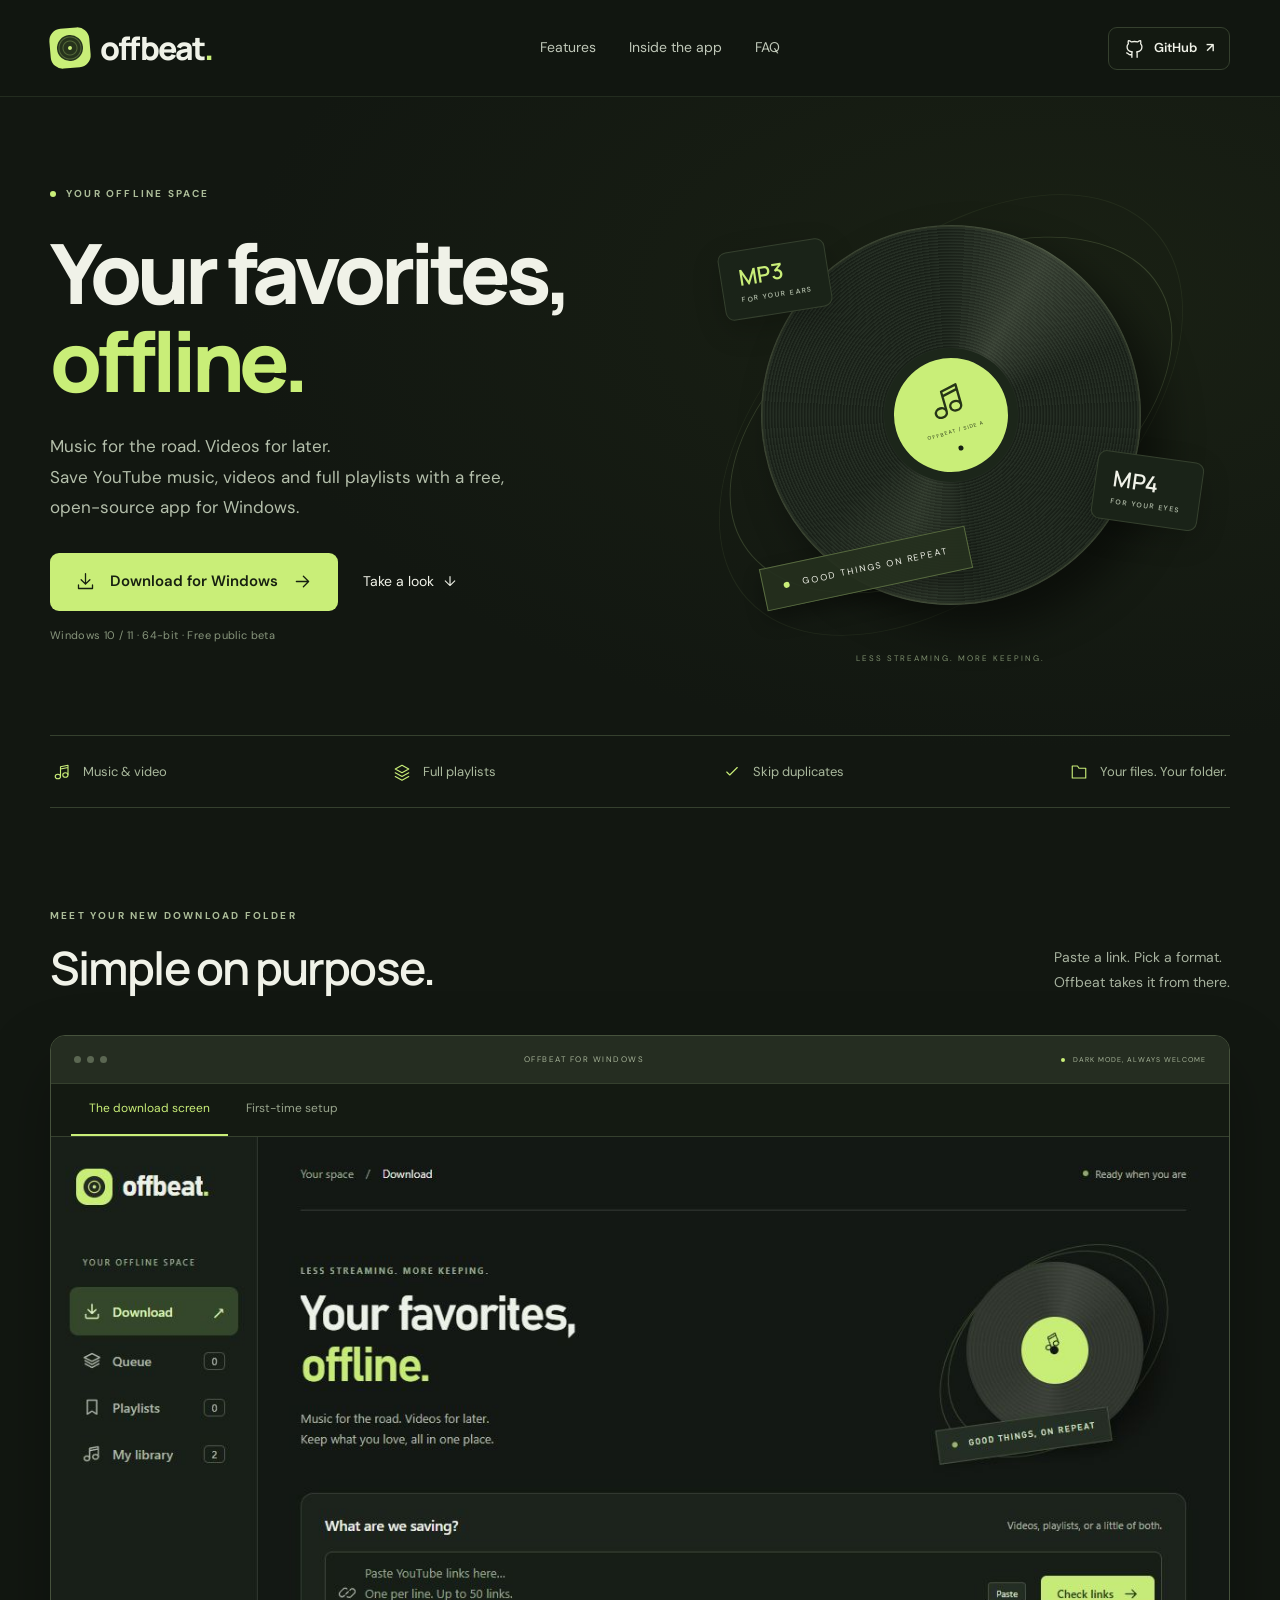
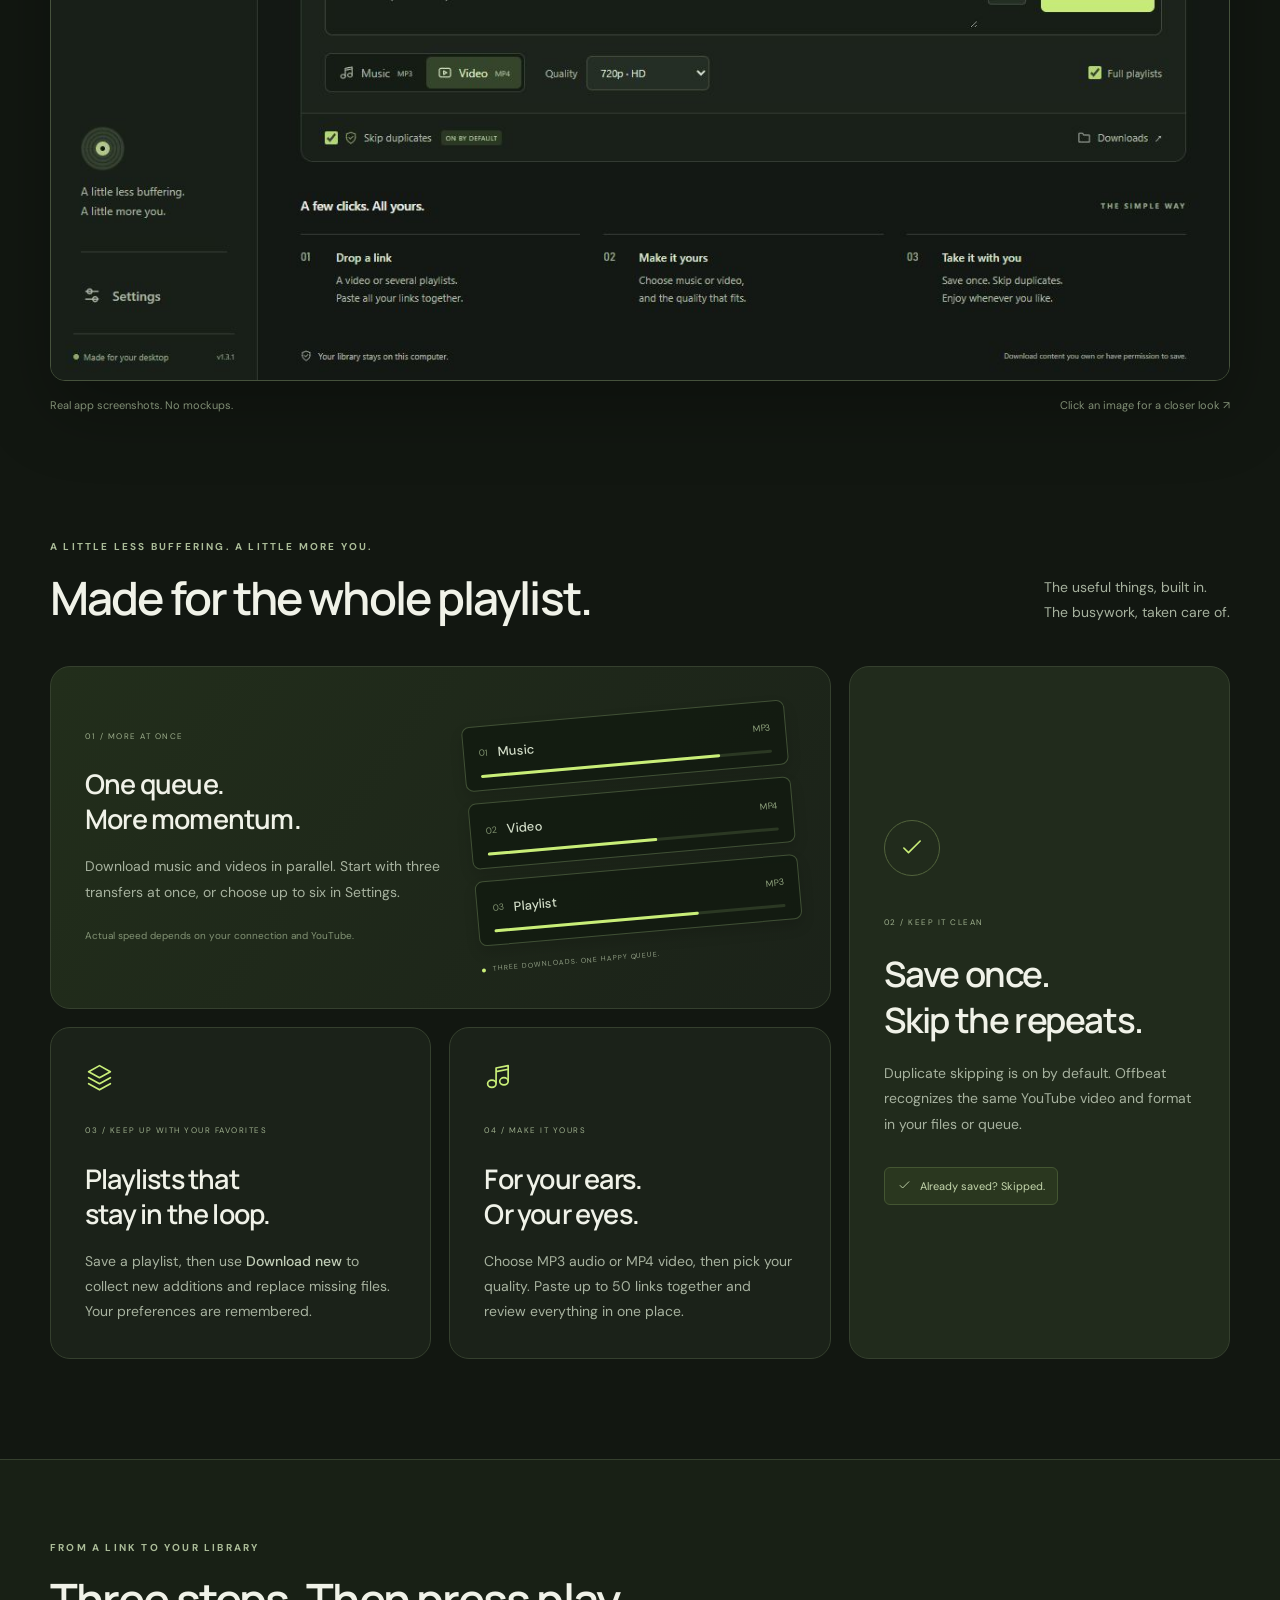
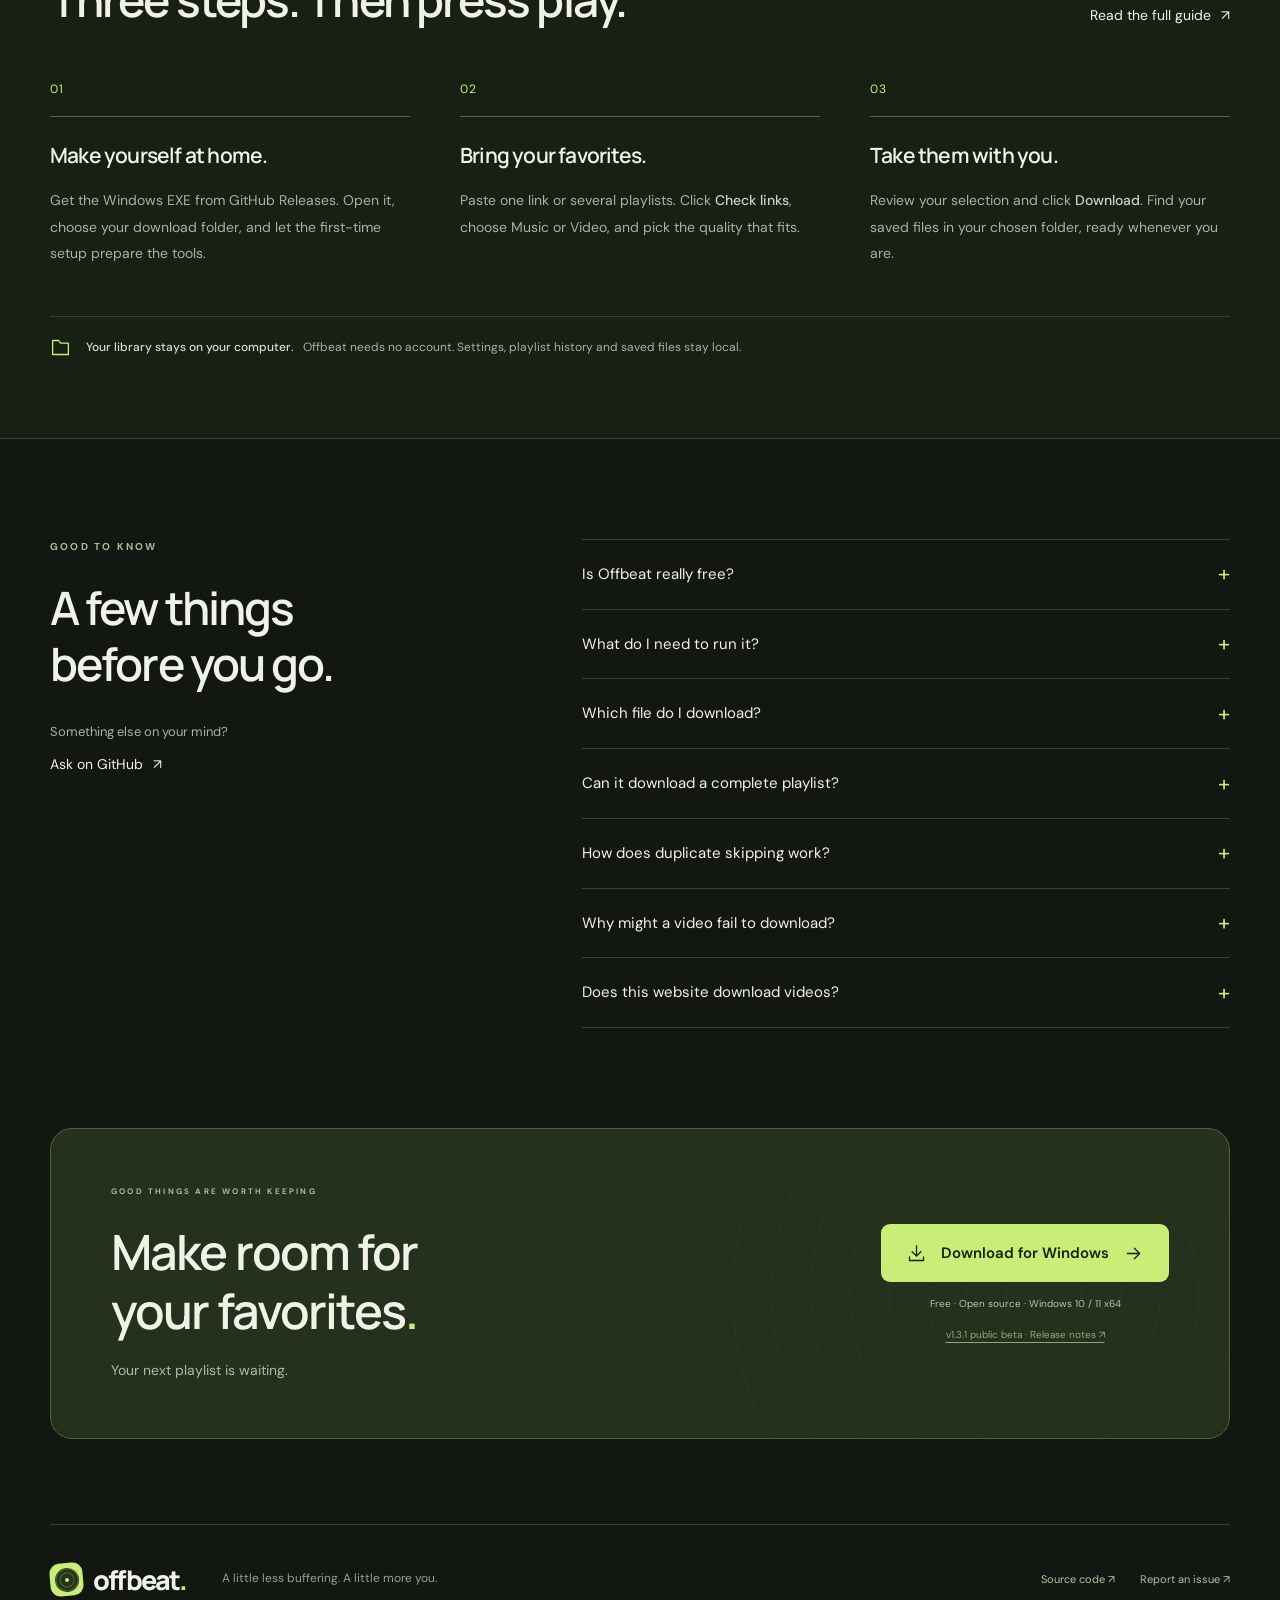
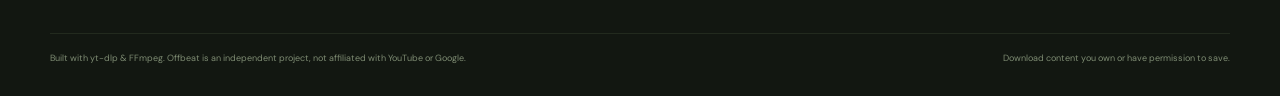
<file: docs/index.html>
<!doctype html>
<html lang="en">
<head>
  <meta charset="utf-8">
  <meta name="viewport" content="width=device-width, initial-scale=1">
  <meta name="color-scheme" content="dark">
  <meta name="theme-color" content="#121711">
  <title>Offbeat — Free YouTube Music & Video Downloader for Windows</title>
  <meta name="description" content="Save YouTube music, videos and full playlists with Offbeat, a free, open-source Windows downloader. MP3, MP4, parallel downloads and duplicate skipping.">
  <link rel="canonical" href="https://rafik-404.github.io/Offbeat-YouTube-Music-Video-Downloader/">
  <meta property="og:type" content="website">
  <meta property="og:site_name" content="Offbeat">
  <meta property="og:title" content="Offbeat — Your favorites, offline.">
  <meta property="og:description" content="A little less buffering. A little more you. Free YouTube music, video and playlist downloader for Windows.">
  <meta property="og:url" content="https://rafik-404.github.io/Offbeat-YouTube-Music-Video-Downloader/">
  <meta property="og:image" content="https://rafik-404.github.io/Offbeat-YouTube-Music-Video-Downloader/assets/social-preview.jpg">
  <meta property="og:image:alt" content="Offbeat. YouTube music and video. MP3, MP4 and playlists.">
  <meta name="twitter:card" content="summary_large_image">
  <link rel="icon" href="assets/favicon.svg" type="image/svg+xml">
  <link rel="stylesheet" href="assets/fonts.css">
  <link rel="stylesheet" href="style.css">
  <script src="script.js" defer></script>
  <script type="application/ld+json">
  {"@context":"https://schema.org","@type":"SoftwareApplication","name":"Offbeat","operatingSystem":"Windows 10, Windows 11 (64-bit)","applicationCategory":"MultimediaApplication","softwareVersion":"1.3.1-beta.1","description":"Free, open-source YouTube music, video and playlist downloader with parallel downloads and duplicate skipping.","offers":{"@type":"Offer","price":"0","priceCurrency":"USD"},"url":"https://rafik-404.github.io/Offbeat-YouTube-Music-Video-Downloader/","downloadUrl":"https://github.com/RAFIK-404/Offbeat-YouTube-Music-Video-Downloader/releases","license":"https://github.com/RAFIK-404/Offbeat-YouTube-Music-Video-Downloader/blob/main/LICENSE","screenshot":"https://rafik-404.github.io/Offbeat-YouTube-Music-Video-Downloader/assets/offbeat-download.png"}
  </script>
</head>
<body>
  <svg class="icon-defs" xmlns="http://www.w3.org/2000/svg" aria-hidden="true"><defs>
    <symbol id="i-arrow" viewBox="0 0 24 24"><path d="M5 12h14m-6-6 6 6-6 6"/></symbol>
    <symbol id="i-download" viewBox="0 0 24 24"><path d="M12 3v12m-5-5 5 5 5-5M4 16v4h16v-4"/></symbol>
    <symbol id="i-check" viewBox="0 0 24 24"><path d="m5 12 4 4L19 6"/></symbol>
    <symbol id="i-layers" viewBox="0 0 24 24"><path d="m3 8 9-5 9 5-9 5-9-5Zm0 5 9 5 9-5M3 18l9 5 9-5"/></symbol>
    <symbol id="i-music" viewBox="0 0 24 24"><path d="M10 17V5l10-2v12M10 8l10-2"/><ellipse cx="6.5" cy="18" rx="3.5" ry="3"/><ellipse cx="16.5" cy="16" rx="3.5" ry="3"/></symbol>
    <symbol id="i-folder" viewBox="0 0 24 24"><path d="M3 7V4h7l2 3h9v13H3V7Z"/></symbol>
    <symbol id="i-github" viewBox="0 0 24 24"><path d="M9 19c-4 1-4-2-6-2m12 5v-4c0-1 .1-1.5-.5-2 4-.5 6-2 6-6 0-1.5-.5-2.5-1.5-3.5.3-1 .3-2 0-3.5 0 0-1.5 0-3.5 1.5a12 12 0 0 0-7 0C6.5 3 5 3 5 3c-.4 1.5-.3 2.5 0 3.5C4 7.5 3.5 8.5 3.5 10c0 4 2 5.5 6 6-.6.5-.5 1-.5 2v4"/></symbol>
  </defs></svg>
  <a class="skip-link" href="#main">Skip to content</a>
  <header class="site-header">
    <div class="container nav">
      <a class="brand" href="#" aria-label="Offbeat home"><span class="brand-disc" aria-hidden="true"><span></span></span>offbeat<span class="brand-dot">.</span></a>
      <nav aria-label="Main navigation"><a href="#features">Features</a><a href="#inside">Inside the app</a><a href="#faq">FAQ</a></nav>
      <a class="button button-small button-outline" href="https://github.com/RAFIK-404/Offbeat-YouTube-Music-Video-Downloader" target="_blank" rel="noopener noreferrer"><svg class="icon"><use href="#i-github"/></svg><span>GitHub</span><span aria-hidden="true">↗</span></a>
    </div>
  </header>
  <main id="main">
    <section class="hero container" aria-labelledby="hero-title">
      <div class="hero-copy">
        <div class="eyebrow"><span class="status-dot"></span> YOUR OFFLINE SPACE</div>
        <h1 id="hero-title">Your favorites,<br><span>offline.</span></h1>
        <p class="hero-description">Music for the road. Videos for later.<br>Save YouTube music, videos and full playlists with a free, open-source app for Windows.</p>
        <div class="hero-actions"><a class="button button-primary" href="https://github.com/RAFIK-404/Offbeat-YouTube-Music-Video-Downloader/releases"><svg class="icon"><use href="#i-download"/></svg>Download for Windows<svg class="icon"><use href="#i-arrow"/></svg></a><a class="text-link" href="#inside">Take a look <span aria-hidden="true">↓</span></a></div>
        <p class="download-note">Windows 10 / 11 · 64-bit · Free public beta</p>
      </div>
      <div class="record-scene" aria-hidden="true">
        <span class="orbit orbit-one"></span><span class="orbit orbit-two"></span>
        <div class="record"><div class="record-shine"></div><div class="record-label"><svg class="music-mark" viewBox="0 0 24 24"><use href="#i-music"/></svg><span>OFFBEAT / SIDE A</span><i></i></div></div>
        <div class="record-sticker"><span class="status-dot"></span> GOOD THINGS ON REPEAT</div>
        <span class="format-tag tag-mp3">MP3<span>FOR YOUR EARS</span></span><span class="format-tag tag-mp4">MP4<span>FOR YOUR EYES</span></span>
        <span class="scene-caption">LESS STREAMING. MORE KEEPING.</span>
      </div>
    </section>
    <div class="container"><div class="format-strip"><span><svg class="icon"><use href="#i-music"/></svg>Music & video</span><span><svg class="icon"><use href="#i-layers"/></svg>Full playlists</span><span><svg class="icon"><use href="#i-check"/></svg>Skip duplicates</span><span><svg class="icon"><use href="#i-folder"/></svg>Your files. Your folder.</span></div></div>

    <section class="section container showcase" id="inside" aria-labelledby="inside-title">
      <div class="section-heading"><div><p class="eyebrow">MEET YOUR NEW DOWNLOAD FOLDER</p><h2 id="inside-title">Simple on purpose.</h2></div><p>Paste a link. Pick a format.<br> Offbeat takes it from there.</p></div>
      <div class="app-window">
        <div class="window-bar"><div class="window-dots" aria-hidden="true"><i></i><i></i><i></i></div><span>OFFBEAT FOR WINDOWS</span><span class="window-status"><span class="status-dot"></span> DARK MODE, ALWAYS WELCOME</span></div>
        <div class="screenshot-tabs" role="tablist" aria-label="App screenshots"><button type="button" id="tab-download" role="tab" aria-controls="panel-download" aria-selected="true" data-tab="download">The download screen</button><button type="button" id="tab-setup" role="tab" aria-controls="panel-setup" aria-selected="false" tabindex="-1" data-tab="setup">First-time setup</button></div>
        <div id="panel-download" role="tabpanel" aria-labelledby="tab-download"><a class="screenshot-link" href="assets/offbeat-download.png" target="_blank" rel="noopener" aria-label="Open full-size screenshot of the Offbeat download screen"><img src="assets/offbeat-download.png" width="1265" height="905" alt="Offbeat’s dark desktop app with YouTube link input, MP3 and MP4 choices, a full-playlist checkbox, and duplicate skipping enabled." fetchpriority="high"></a></div>
        <div id="panel-setup" role="tabpanel" aria-labelledby="tab-setup" hidden><a class="screenshot-link" href="assets/offbeat-setup.png" target="_blank" rel="noopener" aria-label="Open full-size screenshot of Offbeat’s first-time setup"><img src="assets/offbeat-setup.png" width="1265" height="905" alt="Offbeat’s first-time setup automatically downloads and verifies yt-dlp, Deno and FFmpeg. No Python installation is needed." loading="lazy"></a></div>
      </div>
      <div class="screenshot-caption"><span>Real app screenshots. No mockups.</span><span>Click an image for a closer look <span aria-hidden="true">↗</span></span></div>
    </section>

    <section class="section container" id="features" aria-labelledby="features-title">
      <div class="section-heading"><div><p class="eyebrow">A LITTLE LESS BUFFERING. A LITTLE MORE YOU.</p><h2 id="features-title">Made for the whole playlist.</h2></div><p>The useful things, built in.<br> The busywork, taken care of.</p></div>
      <div class="feature-grid">
        <article class="feature feature-wide"><div class="feature-copy"><span class="feature-number">01 / MORE AT ONCE</span><h3>One queue.<br>More momentum.</h3><p>Download music and videos in parallel. Start with three transfers at once, or choose up to six in Settings.</p><p class="fine-print">Actual speed depends on your connection and YouTube.</p></div><div class="queue-art" aria-hidden="true"><div><span>01</span><strong>Music</strong><small>MP3</small><i style="--progress:82%"></i></div><div><span>02</span><strong>Video</strong><small>MP4</small><i style="--progress:58%"></i></div><div><span>03</span><strong>Playlist</strong><small>MP3</small><i style="--progress:70%"></i></div><p><span class="status-dot"></span> THREE DOWNLOADS. ONE HAPPY QUEUE.</p></div></article>
        <article class="feature feature-duplicates"><svg class="feature-icon"><use href="#i-check"/></svg><span class="feature-number">02 / KEEP IT CLEAN</span><h3>Save once.<br>Skip the repeats.</h3><p>Duplicate skipping is on by default. Offbeat recognizes the same YouTube video and format in your files or queue.</p><span class="feature-pill"><svg class="icon"><use href="#i-check"/></svg>Already saved? Skipped.</span></article>
        <article class="feature"><svg class="feature-icon"><use href="#i-layers"/></svg><span class="feature-number">03 / KEEP UP WITH YOUR FAVORITES</span><h3>Playlists that<br>stay in the loop.</h3><p>Save a playlist, then use <strong>Download new</strong> to collect new additions and replace missing files. Your preferences are remembered.</p></article>
        <article class="feature"><svg class="feature-icon"><use href="#i-music"/></svg><span class="feature-number">04 / MAKE IT YOURS</span><h3>For your ears.<br>Or your eyes.</h3><p>Choose MP3 audio or MP4 video, then pick your quality. Paste up to 50 links together and review everything in one place.</p></article>
      </div>
    </section>

    <section class="section getting-started" id="get-started" aria-labelledby="start-title"><div class="container">
      <div class="section-heading"><div><p class="eyebrow">FROM A LINK TO YOUR LIBRARY</p><h2 id="start-title">Three steps. Then press play.</h2></div><a class="text-link" href="https://github.com/RAFIK-404/Offbeat-YouTube-Music-Video-Downloader/blob/main/docs/USAGE.md" target="_blank" rel="noopener noreferrer">Read the full guide <span aria-hidden="true">↗</span></a></div>
      <div class="steps"><article><span class="step-number">01</span><h3>Make yourself at home.</h3><p>Get the Windows EXE from GitHub Releases. Open it, choose your download folder, and let the first-time setup prepare the tools.</p></article><article><span class="step-number">02</span><h3>Bring your favorites.</h3><p>Paste one link or several playlists. Click <strong>Check links</strong>, choose Music or Video, and pick the quality that fits.</p></article><article><span class="step-number">03</span><h3>Take them with you.</h3><p>Review your selection and click <strong>Download</strong>. Find your saved files in your chosen folder, ready whenever you are.</p></article></div>
      <div class="local-note"><svg class="icon"><use href="#i-folder"/></svg><p><strong>Your library stays on your computer.</strong> Offbeat needs no account. Settings, playlist history and saved files stay local.</p></div>
    </div></section>

    <section class="section container faq-section" id="faq" aria-labelledby="faq-title"><div class="faq-heading"><p class="eyebrow">GOOD TO KNOW</p><h2 id="faq-title">A few things<br> before you go.</h2><p>Something else on your mind?</p><a class="text-link" href="https://github.com/RAFIK-404/Offbeat-YouTube-Music-Video-Downloader/issues/new/choose" target="_blank" rel="noopener noreferrer">Ask on GitHub <span aria-hidden="true">↗</span></a></div><div class="faq-list">
      <details><summary>Is Offbeat really free?<span aria-hidden="true">+</span></summary><p>Yes. Offbeat is free and open source under the MIT License. The Windows app has no subscription or account requirement. You can also inspect the source code on GitHub.</p></details>
      <details><summary>What do I need to run it?<span aria-hidden="true">+</span></summary><p>A 64-bit Windows 10 or Windows 11 computer, an internet connection, and Microsoft Edge WebView2 Runtime. You do not need to install Python or use a terminal. First-time setup downloads the required tools from their official releases.</p></details>
      <details><summary>Which file do I download?<span aria-hidden="true">+</span></summary><p>Open <a href="https://github.com/RAFIK-404/Offbeat-YouTube-Music-Video-Downloader/releases">GitHub Releases</a>, expand <strong>Assets</strong>, and choose <strong>Offbeat-1.3.1-Windows-x64.exe</strong> for the current public beta. The source-code ZIP is for developers. The EXE is unsigned, so Windows may show an unfamiliar-app warning.</p></details>
      <details><summary>Can it download a complete playlist?<span aria-hidden="true">+</span></summary><p>Yes. Paste the playlist link, keep <strong>Full playlist</strong> checked, and choose MP3 or MP4. Offbeat can process several items at once. A failed item does not stop the remaining downloads.</p></details>
      <details><summary>How does duplicate skipping work?<span aria-hidden="true">+</span></summary><p>Offbeat checks the YouTube video ID and media type against your saved files and queue. Saving an MP3 still lets you save an MP4 of the same video. Different uploads of the same song count as separate videos; Offbeat does not compare audio fingerprints.</p></details>
      <details><summary>Why might a video fail to download?<span aria-hidden="true">+</span></summary><p>Private, removed, region-restricted, sign-in-required or bot-challenged videos may be unavailable. YouTube changes can also affect downloads. Try the in-app yt-dlp update check, or see the <a href="https://github.com/RAFIK-404/Offbeat-YouTube-Music-Video-Downloader/blob/main/docs/TROUBLESHOOTING.md" target="_blank" rel="noopener noreferrer">troubleshooting guide</a>.</p></details>
      <details><summary>Does this website download videos?<span aria-hidden="true">+</span></summary><p>This is the home of the Offbeat Windows app. Downloads and conversion happen on your computer after you open the app. macOS and Linux builds are not currently available.</p></details>
    </div></section>

    <section class="container final-section" aria-labelledby="final-title"><div class="download-panel"><div><p class="eyebrow">GOOD THINGS ARE WORTH KEEPING</p><h2 id="final-title">Make room for<br>your favorites<span>.</span></h2><p>Your next playlist is waiting.</p></div><div class="final-actions"><a class="button button-primary" href="https://github.com/RAFIK-404/Offbeat-YouTube-Music-Video-Downloader/releases"><svg class="icon"><use href="#i-download"/></svg>Download for Windows<svg class="icon"><use href="#i-arrow"/></svg></a><span>Free · Open source · Windows 10 / 11 x64</span><a href="https://github.com/RAFIK-404/Offbeat-YouTube-Music-Video-Downloader/releases/tag/v1.3.1-beta.1">v1.3.1 public beta · Release notes ↗</a></div></div></section>
  </main>
  <footer class="container footer"><div class="footer-top"><a class="brand" href="#" aria-label="Offbeat home"><span class="brand-disc" aria-hidden="true"><span></span></span>offbeat<span class="brand-dot">.</span></a><p>A little less buffering. A little more you.</p><div><a href="https://github.com/RAFIK-404/Offbeat-YouTube-Music-Video-Downloader" target="_blank" rel="noopener noreferrer">Source code ↗</a><a href="https://github.com/RAFIK-404/Offbeat-YouTube-Music-Video-Downloader/issues/new/choose" target="_blank" rel="noopener noreferrer">Report an issue ↗</a></div></div><div class="footer-bottom"><p>Built with yt-dlp & FFmpeg. Offbeat is an independent project, not affiliated with YouTube or Google.</p><p>Download content you own or have permission to save.</p></div></footer>
</body>
</html>
</file>
<file: docs/assets/fonts.css>
@font-face {
  font-family: 'DM Sans';
  font-style: normal;
  font-weight: 400;
  font-display: swap;
  src: url(font-0.ttf) format('truetype');
}
@font-face {
  font-family: 'DM Sans';
  font-style: normal;
  font-weight: 500;
  font-display: swap;
  src: url(font-1.ttf) format('truetype');
}
@font-face {
  font-family: 'DM Sans';
  font-style: normal;
  font-weight: 600;
  font-display: swap;
  src: url(font-2.ttf) format('truetype');
}
@font-face {
  font-family: 'DM Sans';
  font-style: normal;
  font-weight: 700;
  font-display: swap;
  src: url(font-3.ttf) format('truetype');
}
@font-face {
  font-family: 'Manrope';
  font-style: normal;
  font-weight: 400;
  font-display: swap;
  src: url(font-4.ttf) format('truetype');
}
@font-face {
  font-family: 'Manrope';
  font-style: normal;
  font-weight: 500;
  font-display: swap;
  src: url(font-5.ttf) format('truetype');
}
@font-face {
  font-family: 'Manrope';
  font-style: normal;
  font-weight: 600;
  font-display: swap;
  src: url(font-6.ttf) format('truetype');
}
@font-face {
  font-family: 'Manrope';
  font-style: normal;
  font-weight: 700;
  font-display: swap;
  src: url(font-7.ttf) format('truetype');
}
@font-face {
  font-family: 'Manrope';
  font-style: normal;
  font-weight: 800;
  font-display: swap;
  src: url(font-8.ttf) format('truetype');
}
</file>
<file: docs/style.css>
:root{--bg:#121711;--panel:#1b2219;--panel-light:#242e20;--ink:#f0f2e8;--muted:#a7b29f;--lime:#c9ee78;--line:#35402e;--radius:20px;--display:'Manrope',sans-serif;--body:'DM Sans',sans-serif;color-scheme:dark}
*{box-sizing:border-box}html{scroll-behavior:smooth;scroll-padding-top:108px}body{margin:0;background:var(--bg);color:var(--ink);font-family:var(--body);font-size:16px;line-height:1.65;-webkit-font-smoothing:antialiased}body::before{content:'';position:absolute;top:0;left:0;width:100%;height:880px;background:radial-gradient(ellipse at 82% 34%,#29341a55,transparent 55%);pointer-events:none;z-index:-1}a{color:inherit;text-decoration:none}button{font:inherit}img{display:block;max-width:100%;height:auto}svg.icon{width:21px;height:21px;fill:none;stroke:currentColor;stroke-width:1.5;stroke-linecap:round;stroke-linejoin:round;flex-shrink:0}.icon-defs{position:absolute;width:0;height:0;overflow:hidden}.container{width:min(1180px,calc(100% - 96px));margin-inline:auto}.skip-link{position:fixed;top:10px;left:10px;z-index:100;background:var(--lime);color:var(--bg);padding:12px;transform:translateY(-160%)}.skip-link:focus{transform:none}a:focus-visible,button:focus-visible,summary:focus-visible{outline:2px solid var(--lime);outline-offset:6px}::selection{background:var(--lime);color:var(--bg)}
.site-header{position:sticky;top:0;background:#121711ef;border-bottom:1px solid #35402e88;backdrop-filter:blur(16px);z-index:20}.nav{height:96px;display:flex;align-items:center;justify-content:space-between;gap:24px}.brand{display:inline-flex;align-items:center;font-family:var(--display);font-size:32px;font-weight:800;letter-spacing:-1.8px;line-height:1}.brand-dot{color:var(--lime)}.brand-disc{display:grid;place-items:center;width:40px;height:40px;background:var(--lime);border-radius:12px;margin-right:10px;transform:rotate(-5deg)}.brand-disc>span{width:26px;height:26px;border-radius:50%;background:repeating-radial-gradient(circle,#26331c 0 2px,#536738 3px,#26331c 4px);position:relative}.brand-disc>span::after{content:'';position:absolute;inset:9px;background:var(--lime);border-radius:50%;border:2px solid #26331c}.nav nav{display:flex;gap:33px;font-size:14px;color:#c0c8b9}.nav nav a:hover{color:var(--lime)}.button{display:inline-flex;gap:14px;align-items:center;justify-content:center;font-size:15px;font-weight:600;line-height:1.4;min-height:58px;padding:17px 24px;border-radius:9px;border:1px solid transparent;transition:transform .2s,background .2s,color .2s}.button:hover{transform:translateY(-2px)}.button-primary{background:var(--lime);color:#172010;box-shadow:0 0 0 0 #c9ee7800}.button-primary:hover{background:#d9ff8d;box-shadow:0 8px 25px #0002}.button-small{min-height:40px;padding:10px 15px;font-size:13px;gap:9px}.button-outline{border-color:var(--line);background:#1b221944}.button-outline:hover{background:var(--panel-light)}
.hero{display:grid;grid-template-columns:1.2fr 1fr;align-items:center;gap:16px;min-height:630px;padding-top:68px;padding-bottom:70px}.eyebrow{font-size:10px;letter-spacing:2.2px;font-weight:700;color:#abbc98;margin:0 0 25px;display:flex;align-items:center;gap:10px}.status-dot{width:6px;height:6px;border-radius:50%;background:var(--lime);display:inline-block;flex-shrink:0}.hero h1{font-family:var(--display);font-weight:800;font-size:clamp(62px,6.5vw,86px);letter-spacing:-5px;line-height:1.06;margin:0 0 27px}.hero h1 span{color:var(--lime)}.hero-description{color:#b4bfab;font-size:17px;line-height:1.8;max-width:455px;margin-bottom:30px}.hero-actions{display:flex;align-items:center;gap:25px}.text-link{display:inline-flex;align-items:center;gap:10px;font-size:14px;white-space:nowrap}.text-link:hover{color:var(--lime)}.download-note{font-size:11px;color:#87957c;margin:15px 0 0;letter-spacing:.35px}.record-scene{position:relative;aspect-ratio:1;width:100%;max-width:500px;isolation:isolate}.record{position:absolute;inset:12%;border-radius:50%;background:repeating-radial-gradient(circle at center,#252e24 0 1px,#192018 2px 3px);box-shadow:14px 26px 42px #0007,inset 0 0 1px 2px #68765355;transform:rotate(-16deg);overflow:hidden}.record-shine{position:absolute;inset:0;border-radius:50%;background:conic-gradient(from 15deg,transparent,#bbc8a82b 32deg,transparent 68deg,transparent 170deg,#a4b68f20 200deg,transparent 230deg)}.record-label{position:absolute;inset:35%;border-radius:50%;background:var(--lime);color:#263517;display:flex;flex-direction:column;align-items:center;justify-content:center;box-shadow:0 0 0 10px #1c261a}.record-label .music-mark{width:38px;height:38px;fill:none;stroke:currentColor;stroke-width:1.5;stroke-linecap:round;stroke-linejoin:round;margin-top:4px}.record-label>span{font-size:5px;letter-spacing:1.1px;margin-top:8px}.record-label>i{width:5px;height:5px;background:#162013;border-radius:50%;margin-top:10px}.orbit{position:absolute;inset:5% 1%;border:1px solid #71855659;border-radius:50%;transform:rotate(-32deg) scaleY(.64);z-index:-1}.orbit-two{inset:1% -5%;transform:rotate(-42deg) scaleY(.67);border-color:#71855622}.record-sticker{position:absolute;bottom:15%;left:12%;transform:rotate(-12deg);border:1px solid #596c40;padding:13px 20px;background:#242f1eea;font-size:9px;letter-spacing:2px;box-shadow:0 10px 20px #0005;display:flex;gap:13px;align-items:center;white-space:nowrap}.format-tag{position:absolute;border:1px solid var(--line);background:#1a2318;padding:13px 17px;border-radius:9px;font-size:22px;font-family:var(--display);font-weight:600;box-shadow:0 10px 30px #0003;line-height:1.2}.format-tag>span{display:block;font-size:7px;letter-spacing:1.5px;color:var(--muted);margin-top:6px;font-family:var(--body)}.tag-mp3{top:16%;left:4%;transform:rotate(-9deg);color:var(--lime)}.tag-mp4{right:0;bottom:28%;transform:rotate(8deg)}.scene-caption{position:absolute;bottom:0;left:0;right:0;text-align:center;color:#7e8f6e;font-size:8px;letter-spacing:2px}.format-strip{display:flex;align-items:center;justify-content:space-between;border-block:1px solid var(--line);padding:25px 3px;color:#aab99d;font-size:13px;gap:20px}.format-strip>span{display:flex;align-items:center;gap:12px}.format-strip .icon{color:var(--lime);width:18px;height:18px}
.section{padding-block:100px}.section-heading{display:flex;align-items:flex-end;justify-content:space-between;gap:35px;margin-bottom:40px}.section-heading .eyebrow{margin-bottom:15px}h2{font-family:var(--display);font-size:clamp(32px,3.6vw,46px);letter-spacing:-1.9px;line-height:1.2;font-weight:600;margin:0}h3{font-family:var(--display);font-weight:600;letter-spacing:-.8px;font-size:27px;line-height:1.3;margin:0 0 18px}.section-heading>p{font-size:14px;color:var(--muted);margin:0;line-height:1.8}.app-window{border:1px solid #46523c;border-radius:15px;overflow:hidden;box-shadow:0 30px 70px #0004;background:#141a12}.window-bar{height:48px;display:flex;align-items:center;justify-content:space-between;padding:0 23px;background:#252d21;border-bottom:1px solid #35402e;font-size:8px;letter-spacing:1.5px;color:#a6b398}.window-dots{display:flex;gap:6px}.window-dots i{width:7px;height:7px;background:#5b6752;border-radius:50%}.window-status{display:flex;align-items:center;gap:8px;font-size:7px;letter-spacing:1px}.window-status .status-dot{width:4px;height:4px}.screenshot-tabs{display:flex;align-items:center;gap:0;padding:0 20px;border-bottom:1px solid var(--line)}.screenshot-tabs button{border:0;background:transparent;color:#98a48c;padding:15px 18px;border-bottom:2px solid transparent;font-size:12px;cursor:pointer}.screenshot-tabs button[aria-selected=true]{color:var(--lime);border-bottom-color:var(--lime)}.screenshot-tabs button:hover{background:#c9ee7808}.screenshot-link{display:block}.screenshot-link img{width:100%}.screenshot-caption{display:flex;justify-content:space-between;margin-top:15px;color:#7f8d74;font-size:11px}.showcase{padding-bottom:25px}
.feature-grid{display:grid;grid-template-columns:repeat(3,1fr);gap:18px}.feature{padding:34px;border:1px solid var(--line);border-radius:var(--radius);background:var(--panel);position:relative;overflow:hidden}.feature p{font-size:14px;color:var(--muted);line-height:1.8;margin:0}.feature strong{color:#c3cfb9;font-weight:500}.feature-wide{grid-column:span 2;display:grid;grid-template-columns:1fr .9fr;gap:26px;align-items:center;background:linear-gradient(125deg,#222e1b,#1b2219)}.feature-number{display:block;font-size:8px;letter-spacing:1.5px;color:#9eaf8d;margin-bottom:23px}.feature .fine-print{font-size:10px;color:#829274;margin-top:22px}.feature-icon{width:29px;height:29px;fill:none;stroke:var(--lime);stroke-width:1.4;stroke-linecap:round;stroke-linejoin:round;margin-bottom:33px;display:block}.feature-duplicates{grid-row:span 2;display:flex;flex-direction:column;justify-content:center;background:#212b1c}.feature-duplicates .feature-icon{width:56px;height:56px;padding:13px;border:1px solid #52633c;border-radius:50%;margin-bottom:40px}.feature-duplicates h3{font-size:35px;letter-spacing:-1.4px}.feature-pill{font-size:11px;display:inline-flex;align-items:center;gap:8px;align-self:flex-start;border:1px solid #445632;background:#2a371f;padding:9px 12px;border-radius:6px;margin-top:30px;color:#c4d6ac}.feature-pill .icon{width:15px;height:15px}.queue-art{transform:rotate(-5deg);padding:12px 0}.queue-art>div{position:relative;border:1px solid #405035;background:#111a10cc;border-radius:8px;display:flex;align-items:center;padding:16px 15px 26px;gap:10px;margin-bottom:12px;box-shadow:0 7px 14px #0002}.queue-art>div>span{font-size:9px;color:#819370}.queue-art>div>strong{font-size:13px;color:#d3dec9;font-weight:500}.queue-art>div>small{font-size:9px;color:#93a780;margin-left:auto}.queue-art>div>i{position:absolute;left:15px;bottom:12px;width:calc(100% - 30px);height:3px;background:#2b3823;border-radius:3px}.queue-art>div>i::after{content:'';display:block;width:var(--progress);height:100%;background:var(--lime);border-radius:3px}.queue-art>p{font-size:7px;color:#8f9d83;letter-spacing:1px;display:flex;gap:7px;align-items:center;margin-top:17px;white-space:nowrap}.queue-art .status-dot{width:4px;height:4px}
.getting-started{border-block:1px solid var(--line);background:#182015;padding-block:80px}.steps{display:grid;grid-template-columns:repeat(3,1fr);gap:50px;margin-top:48px}.step-number{display:inline-block;color:var(--lime);font-size:12px;padding-bottom:16px;margin-bottom:25px;border-bottom:1px solid #53673a;width:100%;letter-spacing:1px}.steps h3{font-size:21px}.steps p{font-size:14px;color:var(--muted);line-height:1.9}.steps strong{color:#c9d5be;font-weight:500}.local-note{margin-top:35px;padding:20px 0 0;border-top:1px solid var(--line);display:flex;align-items:center;gap:15px;color:var(--muted);font-size:12px}.local-note strong{font-weight:500;color:#d4ddcb;margin-right:6px}.local-note p{margin:0}.local-note .icon{color:var(--lime)}.faq-section{display:grid;grid-template-columns:.8fr 1.2fr;gap:100px}.faq-heading>p:not(.eyebrow){color:var(--muted);font-size:13px;margin-top:30px;margin-bottom:9px}.faq-list{border-top:1px solid var(--line)}.faq-list details{border-bottom:1px solid var(--line)}.faq-list summary{cursor:pointer;list-style:none;font-size:15px;padding:22px 0;display:flex;align-items:center;justify-content:space-between;gap:20px}.faq-list summary::-webkit-details-marker{display:none}.faq-list summary>span{font-size:22px;color:var(--lime);line-height:1;transition:transform .2s}.faq-list details[open] summary>span{transform:rotate(45deg)}.faq-list details[open] summary{color:var(--lime)}.faq-list details>p{color:var(--muted);font-size:13px;line-height:1.85;margin:0 30px 24px 0}.faq-list a{color:#d5e6c2;text-decoration:underline;text-underline-offset:3px}.faq-list strong{color:#c3d2b5;font-weight:500}
.final-section{padding-bottom:85px}.download-panel{background:#25311d;border:1px solid #4e6235;border-radius:22px;padding:56px 60px;display:flex;align-items:center;justify-content:space-between;gap:40px;position:relative;overflow:hidden}.download-panel::after{content:'';pointer-events:none;position:absolute;right:-140px;top:-160px;width:650px;height:650px;border-radius:50%;background:repeating-radial-gradient(circle,transparent 0 37px,#8baf4a12 38px,transparent 39px);opacity:.7}.download-panel>div{position:relative;z-index:1}.download-panel h2{font-size:clamp(35px,3.8vw,49px)}.download-panel h2>span{color:var(--lime)}.download-panel .eyebrow{font-size:8px}.download-panel p:not(.eyebrow){font-size:14px;color:#adbc9d;margin-top:19px;margin-bottom:0}.final-actions{display:flex;align-items:center;flex-direction:column;gap:14px}.final-actions>span{font-size:10px;color:#b4c5a2}.final-actions>a:not(.button){font-size:10px;color:#93a67e;text-decoration:underline;text-underline-offset:4px}.footer{padding-bottom:30px}.footer-top{border-top:1px solid var(--line);padding:32px 0;display:flex;align-items:center;gap:35px}.footer .brand{font-size:27px}.footer .brand-disc{width:33px;height:33px;border-radius:10px}.footer .brand-disc>span{width:24px;height:24px}.footer .brand-disc>span::after{inset:8px}.footer-top>p{color:#95a288;font-size:12px}.footer-top>div{margin-left:auto;display:flex;gap:25px;font-size:11px;color:#b3c2a4}.footer-top>div a:hover{color:var(--lime)}.footer-bottom{border-top:1px solid #35402e77;padding-top:16px;display:flex;justify-content:space-between;gap:40px;color:#7d8b72;font-size:9px;line-height:1.8}.footer-bottom p{margin:0}
@media(min-width:1500px){.hero{min-height:690px}.hero h1{font-size:94px}}
@media(max-width:1100px){.container{width:calc(100% - 64px)}.hero{grid-template-columns:1.2fr .9fr}.hero h1{font-size:69px;letter-spacing:-4px}.hero-actions{gap:18px}.hero-actions .text-link{font-size:12px}.hero-actions .button{padding:17px 18px;font-size:13px;gap:10px}.record-sticker{padding:11px 13px;font-size:7px;letter-spacing:1.5px}.format-tag{font-size:18px;padding:12px}.section{padding-block:75px}.showcase{padding-bottom:0}.feature{padding:26px}.feature-wide{gap:20px}.queue-art>div{padding-inline:10px}.queue-art>p{font-size:6px;letter-spacing:.5px}.faq-section{gap:60px}.download-panel{padding:45px}.footer-top{gap:23px}.footer-top>div{gap:20px}}
@media(max-width:800px){.container{width:calc(100% - 40px)}.nav{height:78px}.nav nav{gap:20px;font-size:12px}.brand{font-size:28px}.brand-disc{width:35px;height:35px}.hero{grid-template-columns:1.2fr .8fr;min-height:550px;padding-top:55px;padding-bottom:55px}.hero h1{font-size:57px;letter-spacing:-3.5px}.hero-description{font-size:15px}.hero-actions{flex-wrap:wrap;gap:20px}.record-scene{align-self:center;margin-top:25px}.record{inset:6%}.record-label .music-mark{width:25px;height:25px}.record-label>i{margin-top:6px}.record-label>span{font-size:4px;letter-spacing:.5px;margin-top:3px}.record-sticker{bottom:2%;left:0;letter-spacing:.7px;font-size:6px;padding:10px;gap:8px}.format-tag{font-size:13px;padding:9px}.format-tag>span{font-size:5px;letter-spacing:.6px}.tag-mp3{left:-8%;top:7%}.tag-mp4{right:-3%;bottom:24%}.scene-caption{bottom:-50px;font-size:6px;letter-spacing:1px}.format-strip{font-size:10px;gap:15px}.format-strip>span{gap:7px}.format-strip .icon{width:15px;height:15px}.section-heading{gap:25px}.section-heading>p{font-size:12px}.section-heading .eyebrow{font-size:8px;letter-spacing:1.5px}h2{font-size:34px}.feature-grid{grid-template-columns:repeat(2,1fr)}.feature-wide{grid-column:span 2}.feature-duplicates{grid-row:auto;justify-content:flex-start}.feature-duplicates .feature-icon{width:29px;height:29px;padding:0;border:0;border-radius:0;margin-bottom:33px}.feature-duplicates h3{font-size:27px;letter-spacing:-.8px}.feature:last-child{grid-column:span 2}.steps{gap:25px}.steps h3{font-size:19px}.steps p{font-size:12px}.faq-section{gap:35px;grid-template-columns:.8fr 1.2fr}.faq-list summary{font-size:13px}.download-panel{padding:36px;gap:20px}.final-actions .button{font-size:12px;padding:17px 15px;gap:9px}.footer-top>p{display:none}.footer-bottom{font-size:8px;gap:30px}}
@media(max-width:560px){html{scroll-padding-top:90px}.nav{height:72px;gap:15px}.nav nav{display:none}.nav .button-small{font-size:11px;min-height:35px;padding:8px 11px}.nav .button-small .icon{width:17px;height:17px}.brand{font-size:27px}.brand-disc{width:33px;height:33px;border-radius:10px}.hero{display:flex;flex-direction:column;align-items:flex-start;padding-top:45px;padding-bottom:35px;gap:5px;min-height:0}.hero .eyebrow{font-size:8px;letter-spacing:1.8px;margin-bottom:20px}.hero h1{font-size:clamp(49px,12vw,65px);letter-spacing:-3.2px;margin-bottom:23px}.hero-description{font-size:14px;max-width:340px;line-height:1.85;margin-bottom:24px}.hero-actions{gap:21px}.hero-actions .button{font-size:12px;gap:9px;padding:16px;min-height:53px}.hero-actions .icon{width:17px;height:17px}.hero-actions .text-link{font-size:11px}.download-note{font-size:9px;letter-spacing:.15px}.record-scene{width:88%;max-width:330px;margin:15px auto 22px}.record{inset:12%}.record-label .music-mark{width:29px;height:29px}.record-label>span{font-size:4px}.tag-mp3{left:3%;top:15%}.tag-mp4{right:0;bottom:29%}.format-tag{font-size:17px;padding:11px}.format-tag>span{font-size:6px}.record-sticker{font-size:6px;letter-spacing:1.2px;padding:11px 14px;left:9%;bottom:13%}.scene-caption{bottom:-4px;font-size:6px}.format-strip{display:grid;grid-template-columns:1fr 1fr;gap:19px 12px;padding:23px 0;font-size:11px}.format-strip>span{gap:9px}.section{padding-block:58px}.showcase{padding-bottom:0}.section-heading{display:block;margin-bottom:27px}.section-heading .eyebrow{font-size:7px;letter-spacing:1.4px;margin-bottom:13px}.section-heading>p{margin-top:18px;font-size:13px}.section-heading>p br{display:none}h2{font-size:32px;letter-spacing:-1.4px;line-height:1.25}.window-bar{height:36px;padding:0 13px;font-size:6px;letter-spacing:1px}.window-status{display:none}.window-dots i{width:5px;height:5px}.screenshot-tabs{padding:0 6px}.screenshot-tabs button{font-size:9px;padding:12px}.app-window{border-radius:10px}.screenshot-caption{font-size:8px;gap:15px;line-height:1.8}.screenshot-caption>span:last-child{text-align:right}.feature-grid{grid-template-columns:1fr;gap:14px}.feature{padding:28px}.feature-wide{grid-template-columns:1fr;grid-column:auto;gap:20px}.feature:last-child{grid-column:auto}.feature-number{font-size:8px}.feature-icon{margin-bottom:25px}.feature h3{font-size:28px}.feature p{font-size:13px}.queue-art{max-width:270px;width:95%;margin:0 auto 8px;transform:rotate(-3deg)}.queue-art>p{font-size:6px;letter-spacing:.8px}.feature-duplicates .feature-icon{margin-bottom:25px}.feature-duplicates h3{font-size:28px}.feature .fine-print{font-size:9px}.getting-started .section-heading .text-link{margin-top:20px;font-size:12px}.steps{grid-template-columns:1fr;gap:28px;margin-top:30px}.step-number{width:35px;padding-bottom:8px;margin-bottom:15px}.steps h3{font-size:22px;margin-bottom:10px}.steps p{font-size:13px;margin:0}.local-note{align-items:flex-start;font-size:11px;line-height:1.9;gap:12px}.local-note .icon{margin-top:3px}.local-note strong{display:block}.faq-section{grid-template-columns:1fr;gap:30px}.faq-heading h2 br{display:none}.faq-heading>p:not(.eyebrow){margin-top:20px}.faq-list summary{font-size:13px;padding:21px 0}.faq-list details>p{font-size:12px;margin-right:15px}.final-section{padding-bottom:50px}.download-panel{padding:30px 24px;display:block;border-radius:16px}.download-panel h2{font-size:37px}.download-panel .eyebrow{font-size:6px;letter-spacing:1.7px}.download-panel p:not(.eyebrow){font-size:13px}.final-actions{align-items:flex-start;margin-top:30px;gap:12px}.final-actions .button{font-size:12px;padding:16px;gap:12px;min-height:53px}.final-actions>span{font-size:9px}.footer-top{flex-wrap:wrap;gap:25px;padding:25px 0}.footer-top>div{margin-left:0;width:100%;font-size:11px;gap:25px}.footer-bottom{display:block;font-size:9px}.footer-bottom p+p{margin-top:10px}.footer{padding-bottom:25px}}
@media(prefers-reduced-motion:reduce){html{scroll-behavior:auto}*,*::before,*::after{transition:none!important;animation:none!important}}
</file>
